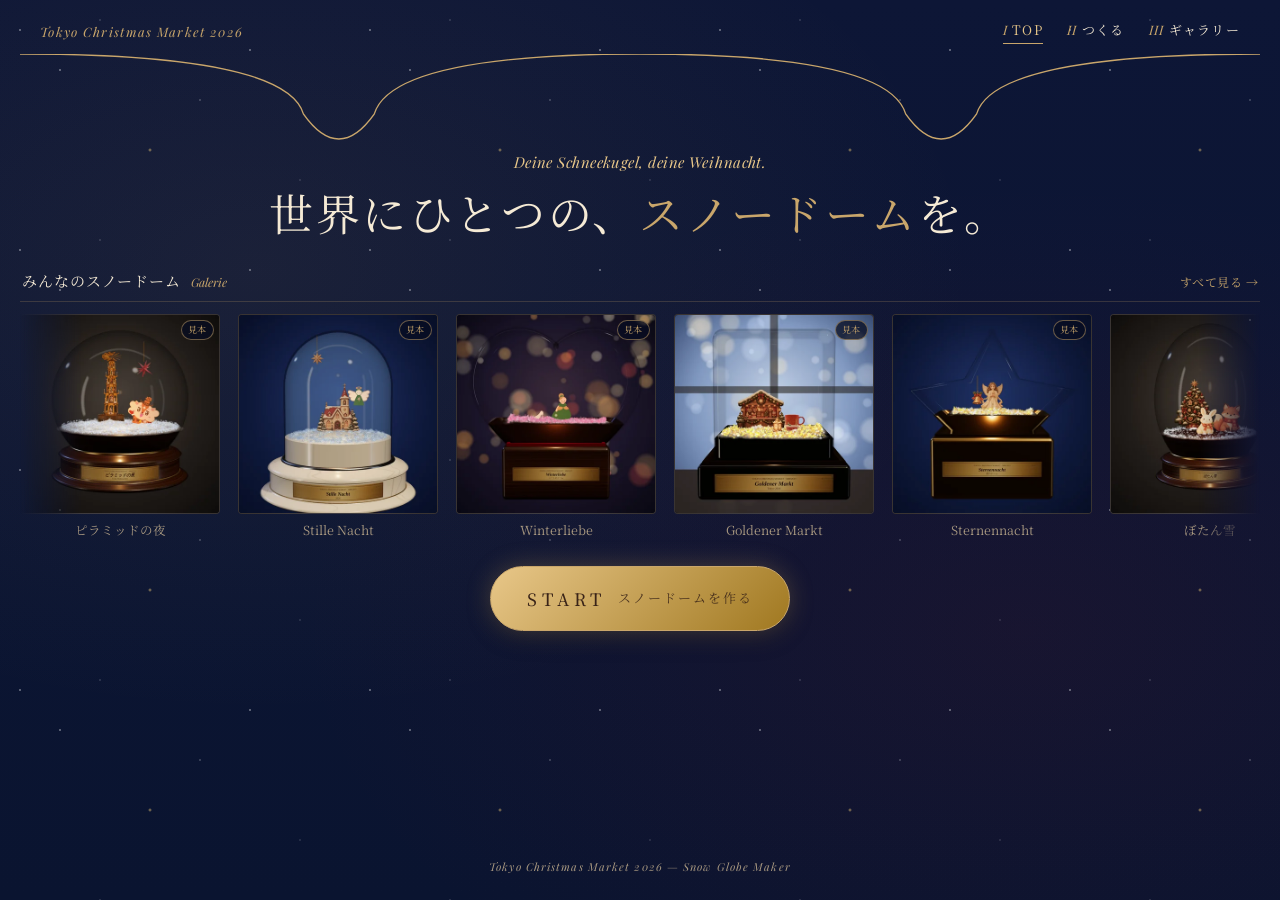
<file: index.html>
<!DOCTYPE html>
<html lang="ja">
<head>
<meta charset="UTF-8">
<meta name="viewport" content="width=device-width, initial-scale=1.0">
<title>スノードームメーカー｜東京クリスマスマーケット2026</title>
<meta name="description" content="パーツや雪、台座を選んで、あなただけのスノードームを作ろう。完成した作品はSNSでシェアしたり、みんなのギャラリーに追加したりできます。東京クリスマスマーケット公式。">
<meta property="og:type" content="website">
<meta property="og:site_name" content="東京クリスマスマーケット2026">
<meta property="og:title" content="スノードームメーカー｜東京クリスマスマーケット2026">
<meta property="og:description" content="パーツや雪、台座を選んで、あなただけのスノードームを作ろう。完成した作品はSNSでシェアしたり、みんなのギャラリーに追加したりできます。">
<meta property="og:url" content="https://kakerushirasawa.github.io/tcm-snowdome/">
<meta property="og:image" content="https://kakerushirasawa.github.io/tcm-snowdome/assets/ogp.jpg">
<meta property="og:image:width" content="1200">
<meta property="og:image:height" content="630">
<meta name="twitter:card" content="summary_large_image">
<link rel="icon" href="data:image/svg+xml,%3Csvg xmlns='http://www.w3.org/2000/svg' viewBox='0 0 32 32'%3E%3Crect width='32' height='32' rx='6' fill='%230d1b3e'/%3E%3Ccircle cx='16' cy='14' r='8.5' fill='none' stroke='%23c9a66b' stroke-width='1.6'/%3E%3Cpath d='M7 24h18l-1.6 4H8.6z' fill='%23c9a66b'/%3E%3Ccircle cx='12' cy='12' r='1.1' fill='%23fff'/%3E%3Ccircle cx='19' cy='10' r='1' fill='%23fff'/%3E%3Ccircle cx='17' cy='16' r='1.2' fill='%23fff'/%3E%3C/svg%3E">
<link rel="preconnect" href="https://fonts.googleapis.com">
<link rel="preconnect" href="https://fonts.gstatic.com" crossorigin>
<link href="https://fonts.googleapis.com/css2?family=Noto+Serif+JP:wght@400;500;600;700&family=Noto+Sans+JP:wght@400;500;700&family=Playfair+Display:ital,wght@0,400;0,500;1,400;1,500&display=swap" rel="stylesheet">
<link rel="stylesheet" href="css/common.css">
<link rel="stylesheet" href="css/top.css">
</head>
<body>

<div class="sky-bg"></div>

<header class="site-header">
  <p class="brand">Tokyo Christmas Market 2026</p>
  <nav class="nav">
    <a href="index.html" class="active"><span class="roman">I</span>TOP</a>
    <a href="maker.html"><span class="roman">II</span>つくる</a>
    <a href="gallery.html"><span class="roman">III</span>ギャラリー</a>
  </nav>
</header>

<div class="arch-decoration"></div>

<div class="title-block top-title">
  <p class="tagline">Deine Schneekugel, deine Weihnacht.</p>
  <h1><span class="nw">世界にひとつの、</span><span class="nw"><span class="accent">スノードーム</span>を。</span></h1>
</div>

<section class="globe-stream" id="globeStream" aria-label="みんなのスノードーム">
  <div class="stream-head">
    <span class="jp">みんなのスノードーム</span>
    <span class="en">Galerie</span>
    <a class="stream-more" href="gallery.html">すべて見る →</a>
  </div>
  <div class="stream-view">
    <div class="stream-track" id="streamTrack"></div>
  </div>
</section>

<div class="top-hero">
  <a href="maker.html" class="btn-start top-start">
    <span class="label-en">START</span>
    <span class="label-jp">スノードームを作る</span>
  </a>
</div>

<footer class="site-footer">
  Tokyo Christmas Market 2026 — Snow Globe Maker
</footer>

<script src="js/config.js"></script>
<script src="js/stream.js"></script>

</body>
</html>
</file>
<file: css/common.css>
/* ============================================================
   TCM スノードームメーカー 共通
   マグカップメーカー準拠：深ネイビー＋ゴールド装飾＋明朝＋クリーム
   ============================================================ */

:root {
  /* TCM 2026 公式カラー */
  --tcm-navy: #0d1636;         /* 公式ネイビー・最深 */
  --tcm-navy-mid: #1b2a52;     /* 中間 */
  --tcm-navy-light: #2a3a6b;
  --tcm-red: #8b1821;          /* 公式レッド */
  --tcm-gold: #c9a66b;         /* アンティークゴールド */
  --tcm-gold-light: #e8c789;
  --tcm-gold-dark: #a07820;
  --tcm-cream: #f5ead5;        /* パネル用クリーム */
  --tcm-cream-dim: #e8dcbf;
  --tcm-brown: #3a2418;

  /* セマンティック */
  --bg-stage: #06102e;         /* ステージ最深 */
  --bg-base: #0a1430;          /* 全体背景 */
  --bg-panel: #f5ead5;         /* パネル：クリーム */
  --bg-panel-sub: #ebe0c8;     /* サブカード */
  --bg-input: #ffffff;

  --text-light: #f5ead5;       /* ダーク背景上 */
  --text-light-dim: #a89880;
  --text-dark: #2a2410;        /* 明るいパネル上 */
  --text-dark-dim: #6a6050;
  --text-gold: #c9a66b;

  --border-gold: rgba(201, 166, 107, 0.55);
  --border-gold-strong: #c9a66b;
  --border-dark: rgba(42, 36, 16, 0.15);

  --shadow-soft: 0 4px 20px rgba(0, 0, 0, 0.35);
  --shadow-strong: 0 10px 40px rgba(0, 0, 0, 0.55);
  --shadow-gold: 0 0 24px rgba(201, 166, 107, 0.3);
  --shadow-panel: 0 4px 24px rgba(0, 0, 0, 0.25);

  --radius: 8px;
  --radius-sm: 4px;
  --radius-lg: 14px;
  --radius-pill: 999px;

  --font-serif: "Noto Serif JP", "Playfair Display", "游明朝", serif;
  --font-serif-en: "Playfair Display", "Noto Serif JP", serif;
  --font-sans: "Noto Sans JP", -apple-system, "Hiragino Sans", sans-serif;
}

* { box-sizing: border-box; }

html, body {
  margin: 0;
  padding: 0;
  background: var(--bg-base);
  color: var(--text-light);
  font-family: var(--font-sans);
  line-height: 1.6;
  min-height: 100vh;
  -webkit-font-smoothing: antialiased;
}

/* 星空背景（ベース） */
.sky-bg {
  position: fixed; inset: 0;
  z-index: 0;
  background:
    radial-gradient(ellipse at 20% 30%, rgba(201, 166, 107, 0.08), transparent 50%),
    radial-gradient(ellipse at 80% 70%, rgba(139, 24, 33, 0.1), transparent 50%),
    linear-gradient(180deg, var(--tcm-navy) 0%, var(--bg-base) 100%);
  pointer-events: none;
}

.sky-bg::before {
  content: ""; position: absolute; inset: 0;
  background-image:
    radial-gradient(1.5px 1.5px at 20px 30px, #fff, transparent),
    radial-gradient(1.5px 1.5px at 60px 70px, #fff, transparent),
    radial-gradient(1px 1px at 100px 20px, rgba(255,255,255,0.7), transparent),
    radial-gradient(2px 2px at 150px 150px, #ffd77a, transparent),
    radial-gradient(1px 1px at 200px 100px, #fff, transparent),
    radial-gradient(1.5px 1.5px at 250px 50px, #fff, transparent),
    radial-gradient(1px 1px at 300px 180px, rgba(255,255,255,0.6), transparent);
  background-repeat: repeat;
  background-size: 350px 220px;
  opacity: 0.6;
}

/* ───────── ヘッダー（マグカップメーカー準拠） ───────── */
.site-header {
  position: relative;
  z-index: 2;
  padding: 20px 40px 10px;
  display: flex;
  align-items: center;
  justify-content: space-between;
}

.site-header .brand {
  font-family: var(--font-serif-en);
  font-style: italic;
  font-size: 13px;
  letter-spacing: 0.1em;
  color: var(--tcm-gold);
  margin: 0;
}

.site-header .nav {
  display: flex;
  gap: 24px;
  font-family: var(--font-serif);
  font-size: 13px;
}

.site-header .nav a {
  color: var(--tcm-cream);
  text-decoration: none;
  padding-bottom: 2px;
  border-bottom: 1px solid transparent;
  letter-spacing: 0.1em;
}

.site-header .nav a:hover,
.site-header .nav a.active {
  border-bottom-color: var(--tcm-gold);
  color: var(--tcm-gold-light);
}

.site-header .nav a .roman {
  font-family: var(--font-serif-en);
  font-style: italic;
  margin-right: 4px;
  color: var(--tcm-gold);
}

/* ゴールドのアーチ装飾（SVG を背景として） */
.arch-decoration {
  position: relative;
  z-index: 1;
  height: 90px;
  margin: 0 20px;
  background-repeat: no-repeat;
  background-position: center top;
  background-size: 100% 90px;
  background-image: url("data:image/svg+xml;utf8,<svg xmlns='http://www.w3.org/2000/svg' viewBox='0 0 1400 90' preserveAspectRatio='none'><path d='M 0 0 Q 300 0 320 60 Q 340 85 360 85 Q 380 85 400 60 Q 420 0 700 0 Q 980 0 1000 60 Q 1020 85 1040 85 Q 1060 85 1080 60 Q 1100 0 1400 0' fill='none' stroke='%23c9a66b' stroke-width='1.4'/></svg>");
  pointer-events: none;
}

/* ───────── タイトル ───────── */
.title-block {
  position: relative;
  z-index: 2;
  text-align: center;
  padding: 10px 20px 24px;
}

.title-block .tagline {
  font-family: var(--font-serif-en);
  font-style: italic;
  font-size: 15px;
  color: var(--tcm-gold-light);
  margin: 0 0 10px;
  letter-spacing: 0.03em;
}

.title-block h1 {
  font-family: var(--font-serif);
  font-weight: 400;
  font-size: clamp(26px, 4.5vw, 44px);
  margin: 0;
  color: var(--tcm-cream);
  letter-spacing: 0.06em;
  line-height: 1.3;
}

.title-block h1 .accent {
  color: var(--tcm-gold);
}

/* 見出しを下げたページ（制作ページなど）— ヒーローはTOPが持つ */
.title-block.compact { padding: 4px 20px 16px; }
.title-block.compact .tagline { font-size: 13px; margin-bottom: 6px; }
.title-block.compact h1 { font-size: clamp(22px, 3vw, 30px); letter-spacing: 0.1em; }

.title-block .subtitle {
  margin: 14px 0 0;
  font-family: var(--font-serif);
  font-size: 13px;
  color: var(--text-light-dim);
  letter-spacing: 0.3em;
}

/* ───────── ボタン ───────── */
.btn {
  display: inline-flex;
  align-items: center;
  justify-content: center;
  gap: 8px;
  padding: 12px 22px;
  border: 1px solid var(--border-gold);
  background: var(--tcm-navy-mid);
  color: var(--tcm-cream);
  font-family: var(--font-sans);
  font-size: 13px;
  font-weight: 500;
  cursor: pointer;
  border-radius: var(--radius-pill);
  transition: all 0.2s ease;
  text-decoration: none;
  letter-spacing: 0.05em;
}

.btn:hover {
  background: var(--tcm-navy-light);
  border-color: var(--tcm-gold);
  box-shadow: var(--shadow-gold);
}

.btn-primary {
  background: linear-gradient(135deg, var(--tcm-gold-light), var(--tcm-gold-dark));
  border: 1px solid var(--tcm-gold);
  color: var(--tcm-brown);
  font-weight: 600;
  letter-spacing: 0.15em;
  padding: 14px 28px;
  box-shadow: var(--shadow-gold);
}

.btn-primary:hover {
  background: linear-gradient(135deg, #f0d4a0, var(--tcm-gold));
  color: var(--tcm-navy);
}

.btn-primary .divider {
  width: 1px;
  height: 16px;
  background: rgba(42, 36, 16, 0.4);
  margin: 0 8px;
}

.btn-sm { padding: 8px 14px; font-size: 12px; }
.btn-lg { padding: 16px 32px; font-size: 15px; }

.btn-ghost {
  background: transparent;
}

/* 大きなSTART風ボタン（マグカップメーカー同じ） */
.btn-start {
  display: inline-flex;
  align-items: center;
  gap: 12px;
  padding: 18px 36px;
  background: linear-gradient(135deg, var(--tcm-gold-light), var(--tcm-gold-dark));
  border: 1px solid var(--tcm-gold);
  color: var(--tcm-brown);
  font-family: var(--font-serif);
  font-size: 17px;
  letter-spacing: 0.3em;
  border-radius: var(--radius-pill);
  cursor: pointer;
  text-decoration: none;
  box-shadow: var(--shadow-gold), 0 6px 24px rgba(0,0,0,0.3);
  transition: all 0.25s;
}

.btn-start .label-en { font-weight: 500; }
.btn-start .label-jp { font-weight: 400; font-size: 13px; letter-spacing: 0.15em; opacity: 0.85; }
.btn-start:hover { transform: translateY(-2px); box-shadow: var(--shadow-gold), 0 10px 32px rgba(0,0,0,0.4); }

/* ───────── モーダル ───────── */
.modal-overlay {
  position: fixed; inset: 0;
  background: rgba(0, 0, 0, 0.78);
  display: none;
  align-items: center;
  justify-content: center;
  z-index: 100;
  padding: 20px;
  backdrop-filter: blur(6px);
}

.modal-overlay.open { display: flex; }

.modal {
  background: var(--bg-panel);
  color: var(--text-dark);
  border: 1px solid var(--border-gold-strong);
  border-radius: var(--radius-lg);
  padding: 32px 36px;
  max-width: 540px;
  width: 100%;
  max-height: 85vh;
  overflow-y: auto;
  box-shadow: var(--shadow-strong);
  position: relative;
}

.modal h2 {
  font-family: var(--font-serif);
  font-weight: 500;
  margin: 0 0 20px;
  color: var(--tcm-navy);
  font-size: 22px;
  letter-spacing: 0.08em;
  text-align: center;
}

.modal .modal-sub {
  font-family: var(--font-serif-en);
  font-style: italic;
  text-align: center;
  color: var(--tcm-gold-dark);
  font-size: 13px;
  margin: -14px 0 20px;
}

.modal-close {
  position: absolute;
  top: 16px; right: 16px;
  background: none;
  border: none;
  color: var(--text-dark-dim);
  font-size: 22px;
  cursor: pointer;
  width: 32px;
  height: 32px;
  border-radius: 50%;
  transition: background 0.15s;
}

.modal-close:hover { background: rgba(0,0,0,0.06); }

/* ───────── フォーム ───────── */
.form-group {
  margin-bottom: 18px;
}

.form-group label {
  display: block;
  margin-bottom: 6px;
  font-size: 12px;
  font-family: var(--font-serif);
  color: var(--text-dark-dim);
  letter-spacing: 0.08em;
}

.form-group input, .form-group textarea {
  width: 100%;
  padding: 10px 14px;
  background: var(--bg-input);
  border: 1px solid var(--border-dark);
  color: var(--text-dark);
  font-family: var(--font-sans);
  font-size: 14px;
  border-radius: var(--radius-sm);
  transition: border-color 0.15s;
}

.form-group input:focus, .form-group textarea:focus {
  outline: none;
  border-color: var(--tcm-gold);
}

/* ───────── トースト ───────── */
.toast {
  position: fixed;
  bottom: 30px;
  left: 50%;
  transform: translateX(-50%) translateY(100px);
  padding: 12px 24px;
  background: var(--tcm-cream);
  color: var(--tcm-navy);
  border: 1px solid var(--tcm-gold);
  border-radius: var(--radius-pill);
  box-shadow: var(--shadow-strong);
  z-index: 200;
  transition: transform 0.3s ease, opacity 0.3s;
  opacity: 0;
  pointer-events: none;
  font-family: var(--font-serif);
  font-size: 13px;
  letter-spacing: 0.05em;
}

.toast.show {
  transform: translateX(-50%) translateY(0);
  opacity: 1;
}

/* ───────── フッター ───────── */
.site-footer {
  position: relative;
  z-index: 2;
  margin-top: 40px;
  padding: 20px 20px 24px;
  text-align: center;
  color: var(--text-light-dim);
  font-size: 11px;
  font-family: var(--font-serif-en);
  font-style: italic;
  letter-spacing: 0.1em;
}

/* スクロールバー */
::-webkit-scrollbar { width: 8px; height: 8px; }
::-webkit-scrollbar-track { background: transparent; }
::-webkit-scrollbar-thumb { background: rgba(201, 166, 107, 0.3); border-radius: 4px; }
::-webkit-scrollbar-thumb:hover { background: var(--tcm-gold); }

/* セクションラベル（パネル内の見出し用） */
.section-label {
  display: flex;
  align-items: baseline;
  justify-content: space-between;
  margin: 0 0 12px;
  padding-bottom: 8px;
  border-bottom: 1px solid var(--border-dark);
}

.section-label .jp {
  font-family: var(--font-serif);
  font-size: 15px;
  color: var(--tcm-navy);
  font-weight: 500;
  letter-spacing: 0.1em;
}

.section-label .en {
  font-family: var(--font-serif-en);
  font-style: italic;
  font-size: 13px;
  color: var(--tcm-gold-dark);
  letter-spacing: 0.05em;
}

/* 操作ヒント行（ステージ上） */
.stage-hint {
  color: var(--text-light-dim);
  font-size: 11px;
  text-align: right;
  letter-spacing: 0.1em;
  font-family: var(--font-serif);
  padding: 4px 10px;
}

/* ユーティリティ */
.center { text-align: center; }
.flex-row { display: flex; gap: 10px; }
.flex-row.wrap { flex-wrap: wrap; }

.nw { display: inline-block; white-space: nowrap; }
@media (max-width: 640px) {
  .site-header { flex-direction: column; gap: 8px; padding-top: 14px; }
  .site-header .nav { gap: 18px; }
  .title-block .subtitle { letter-spacing: 0.18em; font-size: 11px; }
}

/* ───────── ページ送り（TOP → つくる → ギャラリー） ───────── */
.page-next {
  position: relative;
  z-index: 2;
  margin: 30px 0 10px;
  text-align: center;
}
.page-next .hint {
  display: block;
  margin-bottom: 10px;
  font-size: 11.5px;
  letter-spacing: 0.1em;
  color: var(--text-light-dim);
}
</file>
<file: css/top.css>
/* ============================================================
   TCM スノードームメーカー － TOPページ
   ファーストビューに「みんなのスノードーム」を置く入口ページ。
   重い3Dは読み込まない
   ============================================================ */

/* 内容が短いページなので、フッターは画面の下に逃がす */
body { display: flex; flex-direction: column; min-height: 100vh; }
body > .site-footer { margin-top: auto; }

/* ───────── 見出し ───────── */
.title-block.top-title { padding: 6px 20px 18px; }

/* ───────── START ───────── */
.top-hero {
  position: relative;   /* 星空背景（position:fixed）より手前に */
  z-index: 2;
  margin: 26px 0 8px;
  text-align: center;
}
.top-start { letter-spacing: 0.3em; }

@media (max-width: 640px) {
  .title-block.top-title { padding: 4px 20px 14px; }
  .top-hero { margin: 20px 0 6px; }
}

/* ───────── スタート画面：みんなのスノードームが流れる帯 ───────── */
.globe-stream {
  position: relative;   /* 星空背景（position:fixed）より手前に出す */
  z-index: 2;
  max-width: 1280px;
  margin: 10px auto 0;
  padding: 0 20px;
  opacity: 0;
  transition: opacity 0.6s;
}
.globe-stream.ready { opacity: 1; }
.stream-head {
  display: flex; align-items: baseline; gap: 10px;
  padding: 0 2px 8px;
  border-bottom: 1px solid rgba(201, 166, 107, 0.22);
  margin-bottom: 12px;
}
.stream-head .jp { font-family: var(--font-serif); font-size: 15px; color: var(--tcm-cream); letter-spacing: 0.06em; }
.stream-head .en { font-family: var(--font-serif-en); font-style: italic; font-size: 12px; color: var(--tcm-gold); }
.stream-head .stream-more {
  margin-left: auto; font-size: 12px; color: var(--tcm-gold);
  text-decoration: none; font-family: var(--font-serif); letter-spacing: 0.04em;
}
.stream-head .stream-more:hover { color: var(--tcm-cream); }

.stream-view {
  overflow: hidden;
  -webkit-mask-image: linear-gradient(90deg, transparent, #000 5%, #000 95%, transparent);
  mask-image: linear-gradient(90deg, transparent, #000 5%, #000 95%, transparent);
}
.stream-track {
  display: flex;
  gap: 18px;
  width: max-content;
  animation: streamScroll var(--stream-duration, 45s) linear infinite;
}
.stream-view:hover .stream-track,
.stream-track:focus-within { animation-play-state: paused; }
@keyframes streamScroll {
  from { transform: translate3d(0, 0, 0); }
  to   { transform: translate3d(-50%, 0, 0); }
}

.stream-card {
  position: relative;
  flex: 0 0 auto;
  width: 200px;
  text-decoration: none;
  text-align: center;
}
.stream-card .sc-thumb {
  display: block;
  width: 200px; height: 200px;
  border-radius: var(--radius-sm);
  overflow: hidden;
  background: radial-gradient(ellipse at 50% 35%, #1d2a4e, #080d1f 70%);
  border: 1px solid rgba(201, 166, 107, 0.25);
}
.stream-card img { width: 100%; height: 100%; object-fit: cover; display: block; }
.stream-card .sc-name {
  display: block;
  margin-top: 6px;
  font-family: var(--font-serif);
  font-size: 12.5px;
  color: var(--text-light-dim);
  white-space: nowrap; overflow: hidden; text-overflow: ellipsis;
}
.stream-card .sc-badge {
  position: absolute; top: 6px; right: 6px;
  background: rgba(7, 13, 34, 0.76);
  border: 1px solid rgba(201, 166, 107, 0.5);
  color: var(--tcm-gold);
  font-size: 9px; letter-spacing: 0.08em;
  padding: 2px 6px; border-radius: 999px;
  font-family: var(--font-serif);
}
a.stream-card:hover .sc-thumb { border-color: var(--tcm-gold); }
a.stream-card:hover .sc-name { color: var(--tcm-cream); }

@media (max-width: 860px) {
  .stream-card, .stream-card .sc-thumb { width: 168px; }
  .stream-card .sc-thumb { height: 168px; }
}
@media (max-width: 640px) {
  .globe-stream { padding: 0 12px; }
  .stream-track { gap: 14px; }
  .stream-card, .stream-card .sc-thumb { width: 150px; }
  .stream-card .sc-thumb { height: 150px; }
}
/* 動きを減らす設定のときは自動で流さず、指で送れるようにする */
@media (prefers-reduced-motion: reduce) {
  .stream-track { animation: none; }
  .stream-view { overflow-x: auto; }
}
</file>
